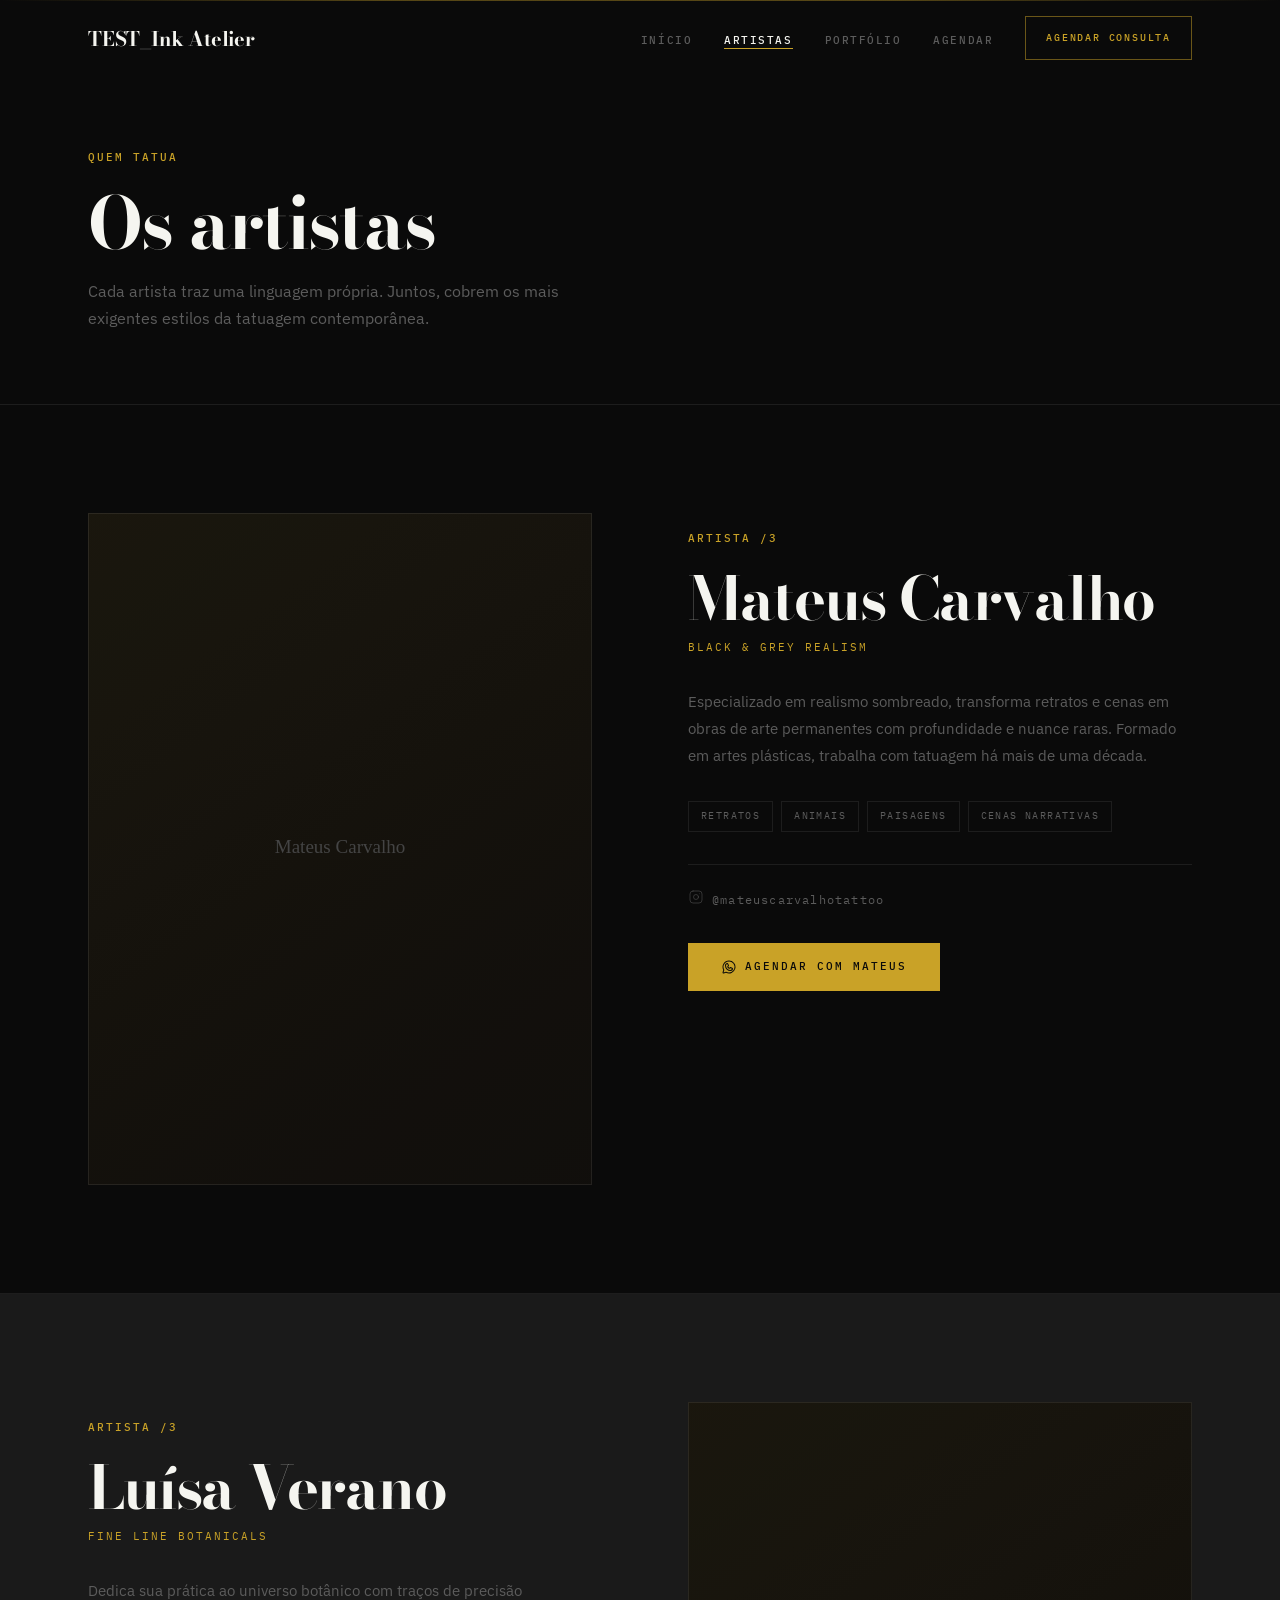
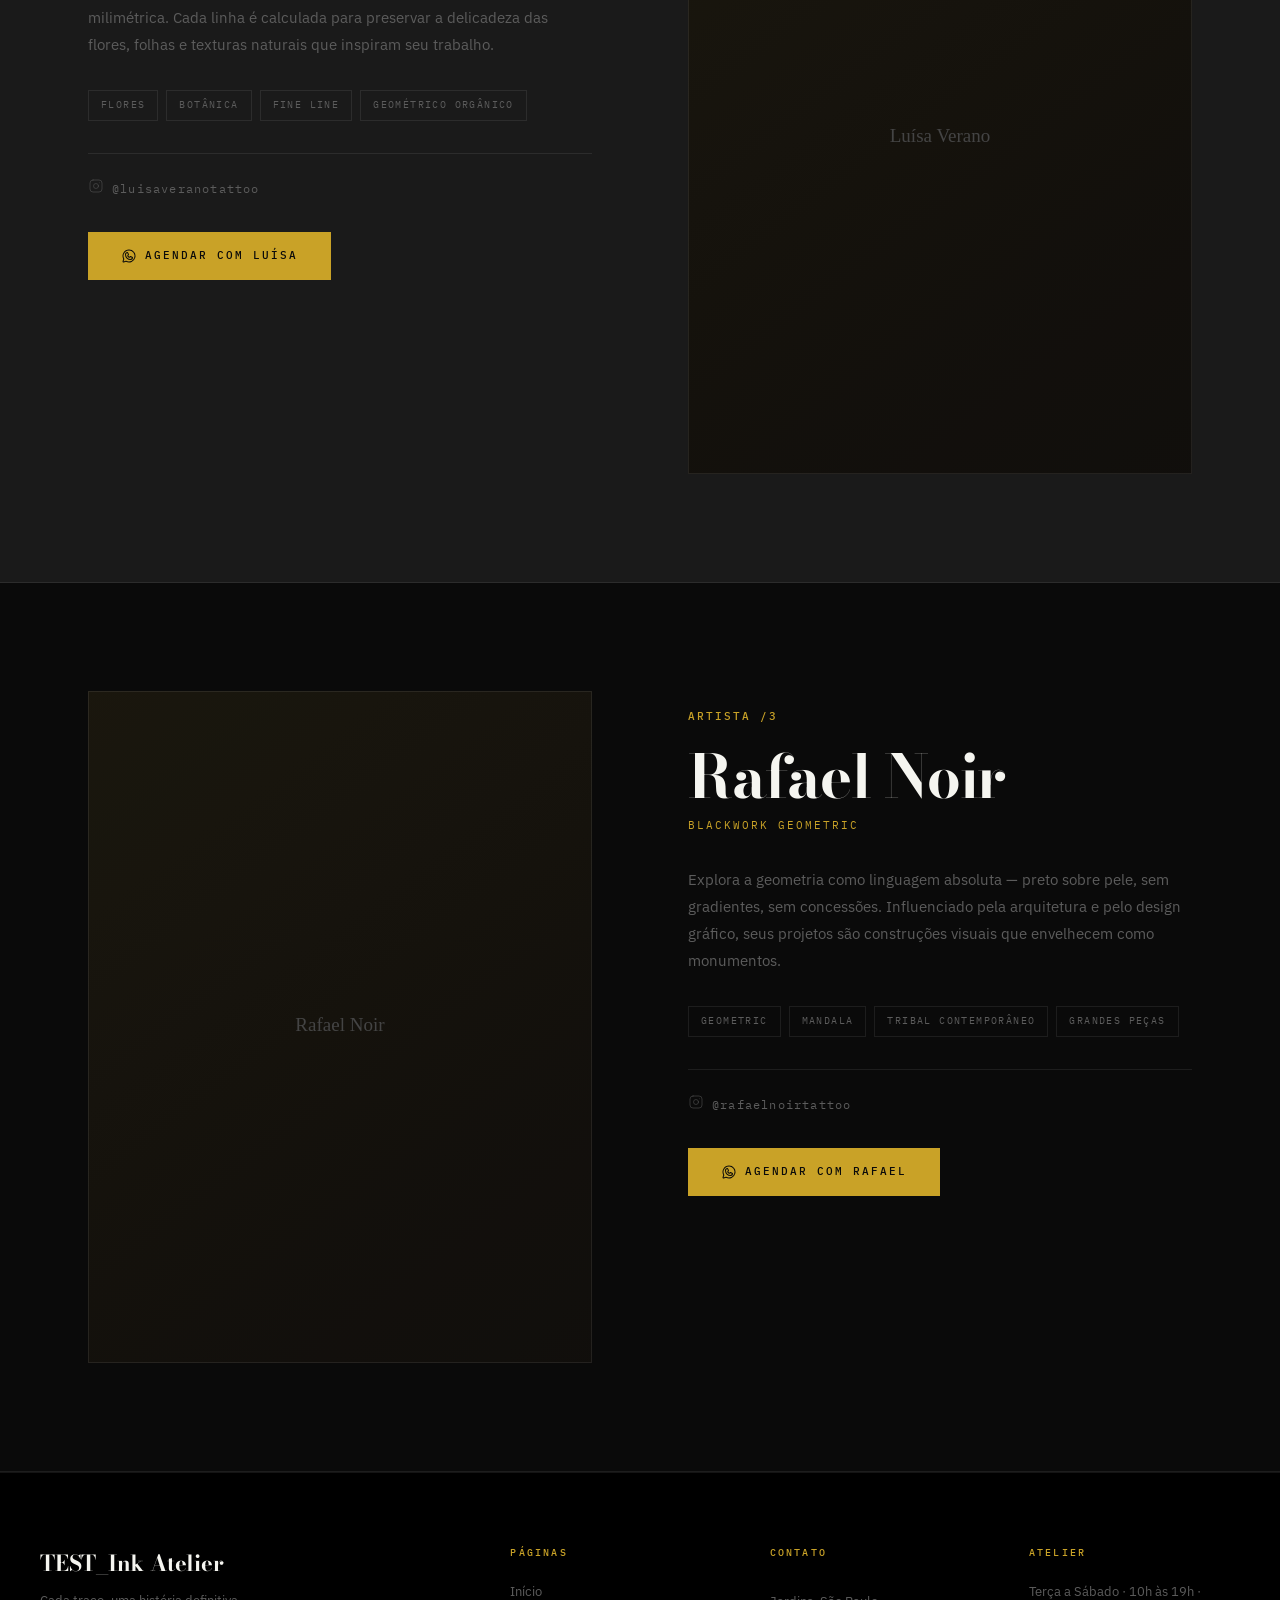
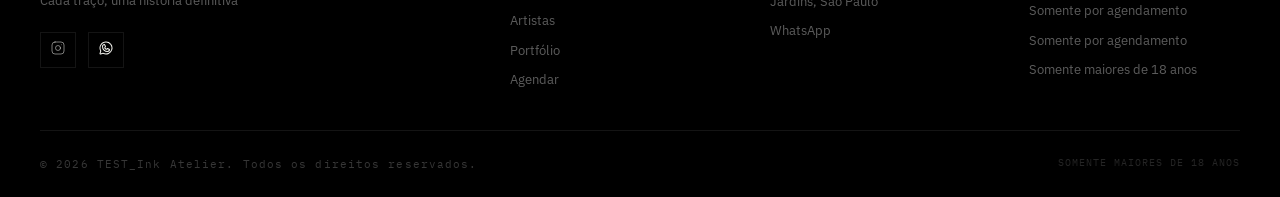
<file: artists.html>
<!DOCTYPE html>
<html lang="pt-BR">
<head>
  <meta charset="UTF-8">
  <meta name="viewport" content="width=device-width, initial-scale=1.0">
  <title>Artistas — TEST_Ink Atelier</title>
  <meta name="description" content="Conheça os artistas do TEST_Ink Atelier — Black &amp; Grey Realism, Fine Line Botanicals e Blackwork Geometric em São Paulo.">

  <meta property="og:type"        content="website">
  <meta property="og:title"       content="Artistas — TEST_Ink Atelier">
  <meta property="og:description" content="Conheça os artistas do TEST_Ink Atelier.">
  <meta property="og:image"       content="assets/og-placeholder.jpg">
  <meta property="og:url"         content="https://inkatelier.com.br/artists.html">
  <meta property="og:locale"      content="pt_BR">

  <link rel="icon" href="assets/favicon.png" type="image/png">
  <link rel="preconnect" href="https://fonts.googleapis.com">
  <link rel="preconnect" href="https://fonts.gstatic.com" crossorigin>
  <link href="https://fonts.googleapis.com/css2?family=Bodoni+Moda:ital,opsz,wght@0,6..96,700;0,6..96,900;1,6..96,700&family=IBM+Plex+Sans:wght@400;500&family=IBM+Plex+Mono:wght@500&display=swap" rel="stylesheet">
  <link rel="stylesheet" href="style.css">
<script>window.__imgFallback=function(img,label){img.onerror=null;img.alt=label||'';img.style.cssText='background:#e5e7eb;min-height:40px';img.src='data:image/svg+xml,%3Csvg xmlns%3D%22http%3A%2F%2Fwww.w3.org%2F2000%2Fsvg%22 viewBox%3D%220 0 1 1%22%3E%3C%2Fsvg%3E';};</script>
</head>
<body>

  <!-- ══════════════════════════════
       NAVBAR
  ══════════════════════════════ -->
  <nav class="navbar scrolled" id="top" aria-label="Navegação principal">
    <div class="container nav-inner">
      <a href="index.html" class="nav-logo" aria-label="TEST_Ink Atelier — página inicial">
        <span class="nav-logo-name">TEST_Ink Atelier</span>
      </a>
      <ul class="nav-links" role="list">
        <li><a href="index.html">Início</a></li>
        <li><a href="artists.html"   class="nav-active" aria-current="page">Artistas</a></li>
        <li><a href="portfolio.html">Portfólio</a></li>
        <li><a href="booking.html">Agendar</a></li>
      </ul>
      <a href="https://wa.me/?text=Ol%C3%A1%2C%20gostaria%20de%20agendar%20uma%20consulta%20no%20Ink%20Atelier."
         class="nav-cta"
         target="_blank" rel="noopener noreferrer"
         aria-label="Agendar consulta pelo WhatsApp">
        Agendar consulta
      </a>
      <button class="nav-toggle" aria-label="Abrir menu" aria-expanded="false">
        <span></span><span></span><span></span>
      </button>
    </div>
  </nav>

  <!-- ══════════════════════════════
       PAGE HEADER
  ══════════════════════════════ -->
  <header class="page-header" aria-labelledby="page-title">
    <div class="container">
      <span class="eyebrow fade-up">Quem tatua</span>
      <h1 class="page-header-title fade-up" id="page-title">Os artistas</h1>
      <p class="page-header-sub fade-up">
        Cada artista traz uma linguagem própria. Juntos, cobrem os mais
        exigentes estilos da tatuagem contemporânea.
      </p>
    </div>
  </header>

  <!-- ══════════════════════════════
       ARTISTAS — PERFIS COMPLETOS
  ══════════════════════════════ -->
  <section class="artist-section" id="artista-0"
           aria-labelledby="artista-0-heading">
    <div class="container artist-full-grid">
      <div class="artist-photo-wrap img-fallback fade-up">
        <img src="https://8ispuxmgjxgu2r5q.public.blob.vercel-storage.com/stock-photos/tatuaggi/ambiente/tatuaggi-ambiente-12.webp"
             alt="Mateus Carvalho — tatuador(a) de Black & Grey Realism no TEST_Ink Atelier"
             loading="lazy"
             width="600" height="800"
             onerror="window.__imgFallback(this, 'Mateus Carvalho')">
      </div>
      <div class="artist-info fade-up">
        <span class="eyebrow">Artista /3</span>
        <h2 class="artist-full-name" id="artista-0-heading">Mateus Carvalho</h2>
        <span class="artist-full-specialty">Black & Grey Realism</span>
        <p class="artist-full-bio">Especializado em realismo sombreado, transforma retratos e cenas em obras de arte permanentes com profundidade e nuance raras. Formado em artes plásticas, trabalha com tatuagem há mais de uma década.</p>
        <ul class="artist-tags" aria-label="Especialidades">
          <li class="artist-tag">Retratos</li>
          <li class="artist-tag">Animais</li>
          <li class="artist-tag">Paisagens</li>
          <li class="artist-tag">Cenas narrativas</li>
        </ul>
        <div class="artist-social">
          <a href="https://www.instagram.com/mateuscarvalhotattoo"
             class="artist-instagram"
             target="_blank" rel="noopener noreferrer"
             aria-label="Instagram de Mateus Carvalho">
            <span data-icon="InstagramLogo" aria-hidden="true"></span>
            @mateuscarvalhotattoo
          </a>
        </div>
        <a href="https://wa.me/?text=Ol%C3%A1%2C%20gostaria%20de%20agendar%20uma%20consulta%20no%20Ink%20Atelier."
           class="btn btn--primary"
           target="_blank" rel="noopener noreferrer"
           aria-label="Agendar com Mateus Carvalho pelo WhatsApp">
          <span class="btn-icon" data-icon="WhatsappLogo" aria-hidden="true"></span>
          Agendar com Mateus
        </a>
      </div>
    </div>
  </section>
  <section class="artist-section" id="artista-1"
           aria-labelledby="artista-1-heading">
    <div class="container artist-full-grid">
      <div class="artist-photo-wrap img-fallback fade-up">
        <img src="https://8ispuxmgjxgu2r5q.public.blob.vercel-storage.com/stock-photos/tatuaggi/detalhe/tatuaggi-detalhe-08.webp"
             alt="Luísa Verano — tatuador(a) de Fine Line Botanicals no TEST_Ink Atelier"
             loading="lazy"
             width="600" height="800"
             onerror="window.__imgFallback(this, 'Luísa Verano')">
      </div>
      <div class="artist-info fade-up">
        <span class="eyebrow">Artista /3</span>
        <h2 class="artist-full-name" id="artista-1-heading">Luísa Verano</h2>
        <span class="artist-full-specialty">Fine Line Botanicals</span>
        <p class="artist-full-bio">Dedica sua prática ao universo botânico com traços de precisão milimétrica. Cada linha é calculada para preservar a delicadeza das flores, folhas e texturas naturais que inspiram seu trabalho.</p>
        <ul class="artist-tags" aria-label="Especialidades">
          <li class="artist-tag">Flores</li>
          <li class="artist-tag">Botânica</li>
          <li class="artist-tag">Fine Line</li>
          <li class="artist-tag">Geométrico orgânico</li>
        </ul>
        <div class="artist-social">
          <a href="https://www.instagram.com/luisaveranotattoo"
             class="artist-instagram"
             target="_blank" rel="noopener noreferrer"
             aria-label="Instagram de Luísa Verano">
            <span data-icon="InstagramLogo" aria-hidden="true"></span>
            @luisaveranotattoo
          </a>
        </div>
        <a href="https://wa.me/?text=Ol%C3%A1%2C%20gostaria%20de%20agendar%20uma%20consulta%20no%20Ink%20Atelier."
           class="btn btn--primary"
           target="_blank" rel="noopener noreferrer"
           aria-label="Agendar com Luísa Verano pelo WhatsApp">
          <span class="btn-icon" data-icon="WhatsappLogo" aria-hidden="true"></span>
          Agendar com Luísa
        </a>
      </div>
    </div>
  </section>
  <section class="artist-section" id="artista-2"
           aria-labelledby="artista-2-heading">
    <div class="container artist-full-grid">
      <div class="artist-photo-wrap img-fallback fade-up">
        <img src="https://8ispuxmgjxgu2r5q.public.blob.vercel-storage.com/stock-photos/tatuaggi/equipe/tatuaggi-equipe-07.webp"
             alt="Rafael Noir — tatuador(a) de Blackwork Geometric no TEST_Ink Atelier"
             loading="lazy"
             width="600" height="800"
             onerror="window.__imgFallback(this, 'Rafael Noir')">
      </div>
      <div class="artist-info fade-up">
        <span class="eyebrow">Artista /3</span>
        <h2 class="artist-full-name" id="artista-2-heading">Rafael Noir</h2>
        <span class="artist-full-specialty">Blackwork Geometric</span>
        <p class="artist-full-bio">Explora a geometria como linguagem absoluta — preto sobre pele, sem gradientes, sem concessões. Influenciado pela arquitetura e pelo design gráfico, seus projetos são construções visuais que envelhecem como monumentos.</p>
        <ul class="artist-tags" aria-label="Especialidades">
          <li class="artist-tag">Geometric</li>
          <li class="artist-tag">Mandala</li>
          <li class="artist-tag">Tribal contemporâneo</li>
          <li class="artist-tag">Grandes peças</li>
        </ul>
        <div class="artist-social">
          <a href="https://www.instagram.com/rafaelnoirtattoo"
             class="artist-instagram"
             target="_blank" rel="noopener noreferrer"
             aria-label="Instagram de Rafael Noir">
            <span data-icon="InstagramLogo" aria-hidden="true"></span>
            @rafaelnoirtattoo
          </a>
        </div>
        <a href="https://wa.me/?text=Ol%C3%A1%2C%20gostaria%20de%20agendar%20uma%20consulta%20no%20Ink%20Atelier."
           class="btn btn--primary"
           target="_blank" rel="noopener noreferrer"
           aria-label="Agendar com Rafael Noir pelo WhatsApp">
          <span class="btn-icon" data-icon="WhatsappLogo" aria-hidden="true"></span>
          Agendar com Rafael
        </a>
      </div>
    </div>
  </section>

  <!-- ══════════════════════════════
       FOOTER
  ══════════════════════════════ -->
  <footer class="footer" aria-label="Rodapé do site">
    <div class="container footer-grid">

      <div class="footer-col footer-col--brand">
        <p class="footer-logo">TEST_Ink Atelier</p>
        <p class="footer-tagline">Cada traço, uma história definitiva</p>
        <div class="footer-social">
          <a href="https://www.instagram.com/inkatelierspbr"
             target="_blank" rel="noopener noreferrer"
             aria-label="Instagram — @inkatelierspbr">
            <span data-icon="InstagramLogo" aria-hidden="true"></span>
          </a>
          <a href="https://wa.me/"
             target="_blank" rel="noopener noreferrer"
             aria-label="WhatsApp">
            <span data-icon="WhatsappLogo" aria-hidden="true"></span>
          </a>
        </div>
      </div>

      <div class="footer-col">
        <p class="footer-col-title">Páginas</p>
        <ul class="footer-list" role="list">
          <li><a href="index.html"     class="footer-link">Início</a></li>
          <li><a href="artists.html"   class="footer-link">Artistas</a></li>
          <li><a href="portfolio.html" class="footer-link">Portfólio</a></li>
          <li><a href="booking.html"   class="footer-link">Agendar</a></li>
        </ul>
      </div>

      <div class="footer-col">
        <p class="footer-col-title">Contato</p>
        <ul class="footer-list" role="list">
          <li></li>
          <li>Jardins, São Paulo</li>
          <li>
            <a href="https://wa.me/" class="footer-link"
               target="_blank" rel="noopener noreferrer">WhatsApp</a>
          </li>
        </ul>
      </div>

      <div class="footer-col">
        <p class="footer-col-title">Atelier</p>
        <ul class="footer-list" role="list">
          <li>Terça a Sábado · 10h às 19h · Somente por agendamento</li>
          <li>Somente por agendamento</li>
          <li>Somente maiores de 18 anos</li>
        </ul>
      </div>

    </div>
    <div class="container footer-bottom">
      <span class="footer-copy">
        &copy; <span data-year>2026</span> TEST_Ink Atelier. Todos os direitos reservados.
      </span>
      <span class="footer-note">Somente maiores de 18 anos</span>
    </div>
  </footer>

  <script src="script.js"></script>
</body>
</html>
</file>
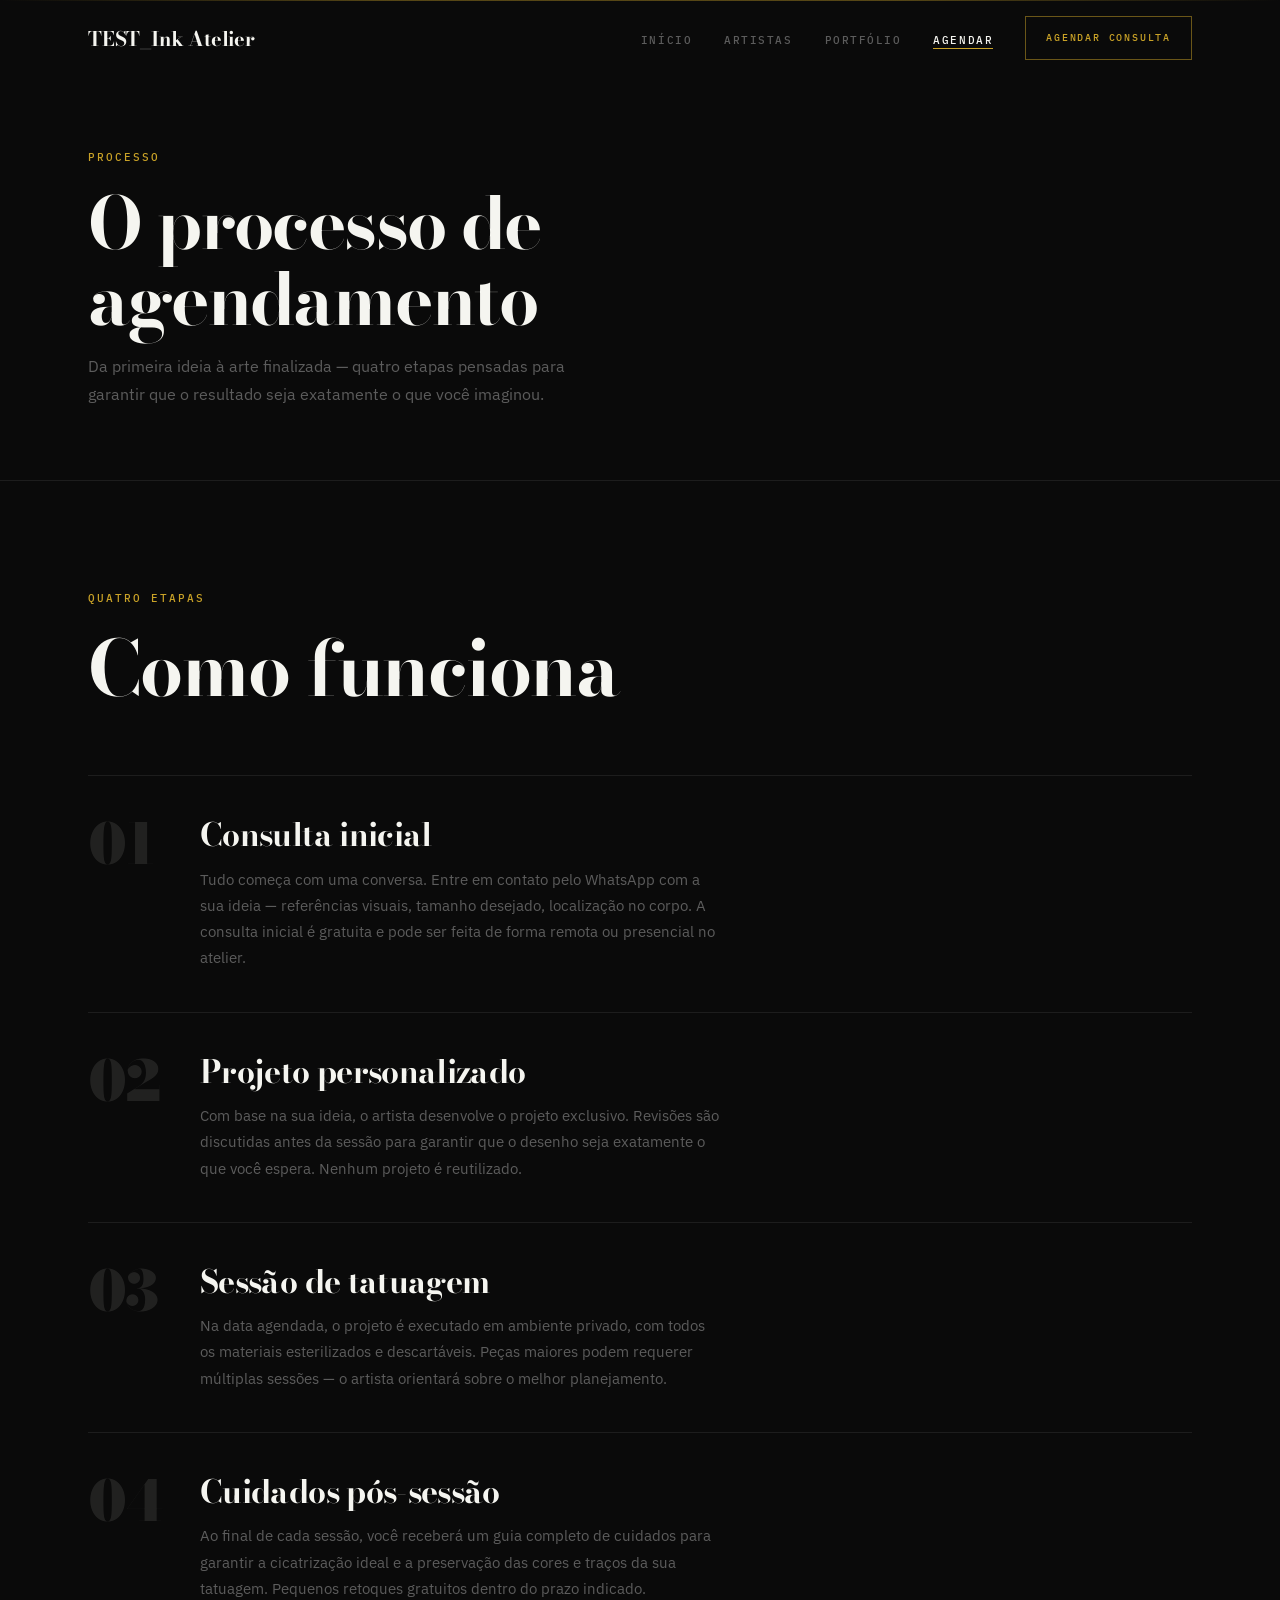
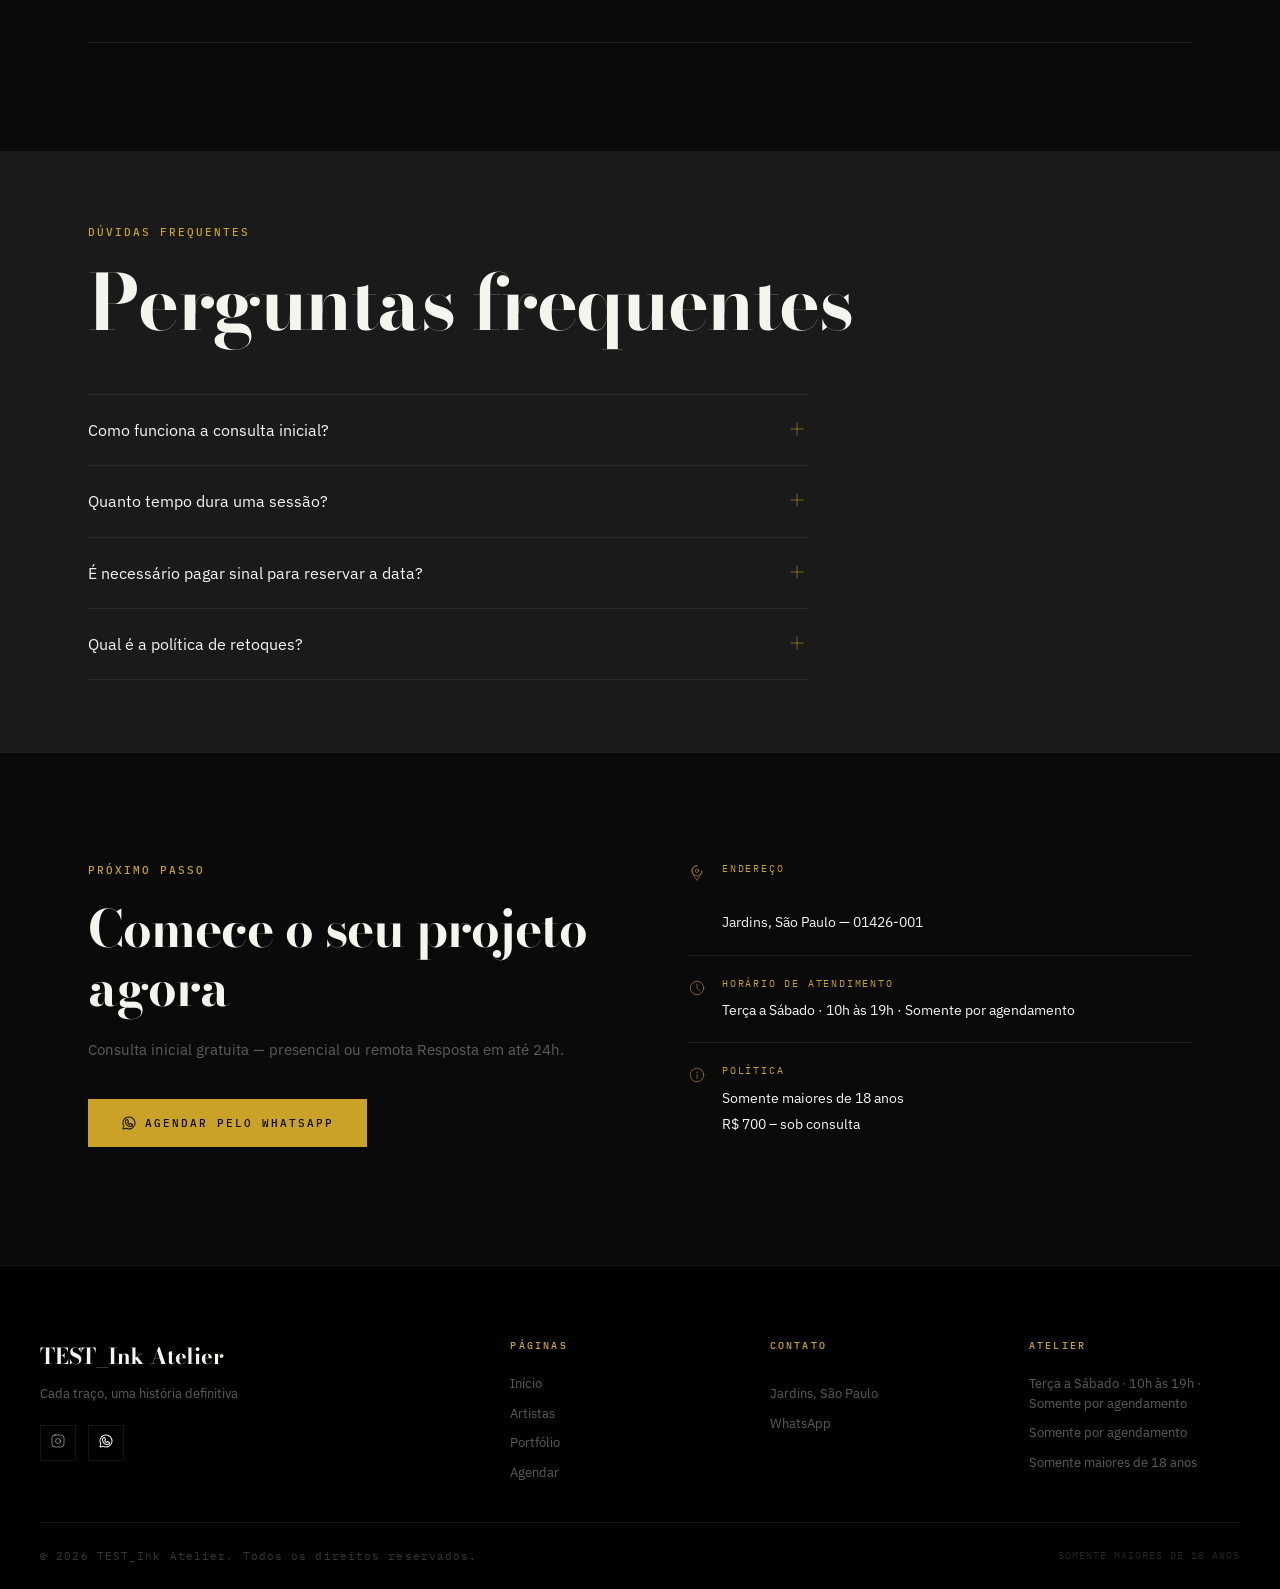
<file: booking.html>
<!DOCTYPE html>
<html lang="pt-BR">
<head>
  <meta charset="UTF-8">
  <meta name="viewport" content="width=device-width, initial-scale=1.0">
  <title>Agendar — TEST_Ink Atelier</title>
  <meta name="description" content="Como agendar sua tatuagem no TEST_Ink Atelier. Consulta gratuita, projeto personalizado, sessão e cuidados. São Paulo, por agendamento.">

  <meta property="og:type"        content="website">
  <meta property="og:title"       content="Agendar — TEST_Ink Atelier">
  <meta property="og:description" content="Como funciona o processo de agendamento no TEST_Ink Atelier.">
  <meta property="og:image"       content="assets/og-placeholder.jpg">
  <meta property="og:url"         content="https://inkatelier.com.br/booking.html">
  <meta property="og:locale"      content="pt_BR">

  <link rel="icon" href="assets/favicon.png" type="image/png">
  <link rel="preconnect" href="https://fonts.googleapis.com">
  <link rel="preconnect" href="https://fonts.gstatic.com" crossorigin>
  <link href="https://fonts.googleapis.com/css2?family=Bodoni+Moda:ital,opsz,wght@0,6..96,700;0,6..96,900;1,6..96,700&family=IBM+Plex+Sans:wght@400;500&family=IBM+Plex+Mono:wght@500&display=swap" rel="stylesheet">
  <link rel="stylesheet" href="style.css">
<script>window.__imgFallback=function(img,label){img.onerror=null;img.alt=label||'';img.style.cssText='background:#e5e7eb;min-height:40px';img.src='data:image/svg+xml,%3Csvg xmlns%3D%22http%3A%2F%2Fwww.w3.org%2F2000%2Fsvg%22 viewBox%3D%220 0 1 1%22%3E%3C%2Fsvg%3E';};</script>
</head>
<body>

  <!-- ══════════════════════════════
       NAVBAR
  ══════════════════════════════ -->
  <nav class="navbar scrolled" id="top" aria-label="Navegação principal">
    <div class="container nav-inner">
      <a href="index.html" class="nav-logo" aria-label="TEST_Ink Atelier — página inicial">
        <span class="nav-logo-name">TEST_Ink Atelier</span>
      </a>
      <ul class="nav-links" role="list">
        <li><a href="index.html">Início</a></li>
        <li><a href="artists.html">Artistas</a></li>
        <li><a href="portfolio.html">Portfólio</a></li>
        <li><a href="booking.html" class="nav-active" aria-current="page">Agendar</a></li>
      </ul>
      <a href="https://wa.me/?text=Ol%C3%A1%2C%20gostaria%20de%20agendar%20uma%20consulta%20no%20Ink%20Atelier."
         class="nav-cta"
         target="_blank" rel="noopener noreferrer"
         aria-label="Agendar consulta pelo WhatsApp">
        Agendar consulta
      </a>
      <button class="nav-toggle" aria-label="Abrir menu" aria-expanded="false">
        <span></span><span></span><span></span>
      </button>
    </div>
  </nav>

  <!-- ══════════════════════════════
       PAGE HEADER
  ══════════════════════════════ -->
  <header class="page-header" aria-labelledby="page-title">
    <div class="container">
      <span class="eyebrow fade-up">Processo</span>
      <h1 class="page-header-title fade-up" id="page-title">O processo de agendamento</h1>
      <p class="page-header-sub fade-up">
        Da primeira ideia à arte finalizada — quatro etapas pensadas para
        garantir que o resultado seja exatamente o que você imaginou.
      </p>
    </div>
  </header>

  <!-- ══════════════════════════════
       4 STEPS — PROCESSO
  ══════════════════════════════ -->
  <section class="booking-steps" id="processo" aria-labelledby="steps-heading">
    <div class="container">
      <div class="booking-steps-header fade-up">
        <span class="eyebrow">Quatro etapas</span>
        <h2 class="section-heading" id="steps-heading">Como funciona</h2>
      </div>
      <div class="steps-list" role="list">
        <div class="step-item stagger-card" role="listitem">
          <span class="step-num" aria-hidden="true">01</span>
          <div class="step-content">
            <h3 class="step-title">Consulta inicial</h3>
            <p class="step-desc">
              Tudo começa com uma conversa. Entre em contato pelo WhatsApp com a sua ideia —
              referências visuais, tamanho desejado, localização no corpo. A consulta inicial
              é gratuita e pode ser feita de forma remota ou presencial no atelier.
            </p>
          </div>
        </div>
        <div class="step-item stagger-card" role="listitem">
          <span class="step-num" aria-hidden="true">02</span>
          <div class="step-content">
            <h3 class="step-title">Projeto personalizado</h3>
            <p class="step-desc">
              Com base na sua ideia, o artista desenvolve o projeto exclusivo. Revisões são
              discutidas antes da sessão para garantir que o desenho seja exatamente o que
              você espera. Nenhum projeto é reutilizado.
            </p>
          </div>
        </div>
        <div class="step-item stagger-card" role="listitem">
          <span class="step-num" aria-hidden="true">03</span>
          <div class="step-content">
            <h3 class="step-title">Sessão de tatuagem</h3>
            <p class="step-desc">
              Na data agendada, o projeto é executado em ambiente privado, com todos os
              materiais esterilizados e descartáveis. Peças maiores podem requerer múltiplas
              sessões — o artista orientará sobre o melhor planejamento.
            </p>
          </div>
        </div>
        <div class="step-item stagger-card" role="listitem">
          <span class="step-num" aria-hidden="true">04</span>
          <div class="step-content">
            <h3 class="step-title">Cuidados pós-sessão</h3>
            <p class="step-desc">
              Ao final de cada sessão, você receberá um guia completo de cuidados para
              garantir a cicatrização ideal e a preservação das cores e traços da sua
              tatuagem. Pequenos retoques gratuitos dentro do prazo indicado.
            </p>
          </div>
        </div>
      </div>
    </div>
  </section>

  <!-- ══════════════════════════════
       FAQ — ACCORDION
  ══════════════════════════════ -->
  <section class="faq" id="faq" aria-labelledby="faq-heading">
    <div class="container">
      <div class="faq-header fade-up">
        <span class="eyebrow">Dúvidas frequentes</span>
        <h2 class="section-heading" id="faq-heading">Perguntas frequentes</h2>
      </div>
      <div class="faq-list" role="list">

        <div class="faq-item" role="listitem">
          <button class="faq-question"
                  aria-expanded="false"
                  aria-controls="faq-answer-0">
            Como funciona a consulta inicial?
            <span class="faq-question-icon" data-icon="Plus" aria-hidden="true"></span>
          </button>
          <div class="faq-answer" id="faq-answer-0" role="region">
            <div class="faq-answer-inner">A consulta inicial é gratuita e pode ser feita de forma remota pelo WhatsApp ou presencialmente no atelier. Nela, discutimos a ideia, o tamanho, a localização no corpo e o estilo. Com essas informações, o artista desenvolve o projeto exclusivo para você.</div>
          </div>
        </div>
        <div class="faq-item" role="listitem">
          <button class="faq-question"
                  aria-expanded="false"
                  aria-controls="faq-answer-1">
            Quanto tempo dura uma sessão?
            <span class="faq-question-icon" data-icon="Plus" aria-hidden="true"></span>
          </button>
          <div class="faq-answer" id="faq-answer-1" role="region">
            <div class="faq-answer-inner">O tempo varia conforme o tamanho e a complexidade da peça. Sessões menores costumam durar entre 2 e 4 horas. Para peças maiores, dividimos em múltiplas sessões para garantir qualidade e conforto. O artista informará o planejamento durante a consulta.</div>
          </div>
        </div>
        <div class="faq-item" role="listitem">
          <button class="faq-question"
                  aria-expanded="false"
                  aria-controls="faq-answer-2">
            É necessário pagar sinal para reservar a data?
            <span class="faq-question-icon" data-icon="Plus" aria-hidden="true"></span>
          </button>
          <div class="faq-answer" id="faq-answer-2" role="region">
            <div class="faq-answer-inner">Sim. Após a aprovação do projeto, solicitamos um sinal de 30% do valor total para confirmar a data na agenda. O valor é descontado no pagamento final da sessão. Em caso de cancelamento com menos de 72 horas de antecedência, o sinal não é reembolsado.</div>
          </div>
        </div>
        <div class="faq-item" role="listitem">
          <button class="faq-question"
                  aria-expanded="false"
                  aria-controls="faq-answer-3">
            Qual é a política de retoques?
            <span class="faq-question-icon" data-icon="Plus" aria-hidden="true"></span>
          </button>
          <div class="faq-answer" id="faq-answer-3" role="region">
            <div class="faq-answer-inner">Oferecemos um retoque gratuito dentro de 90 dias após a sessão, válido para pequenas correções decorrentes do processo de cicatrização. Retoques solicitados após esse prazo ou causados por descuido do cliente são cobrados separadamente.</div>
          </div>
        </div>

      </div>
    </div>
  </section>

  <!-- ══════════════════════════════
       CTA WHATSAPP + ORARI — STATICO
  ══════════════════════════════ -->
  <section class="cta-booking" id="cta" aria-labelledby="cta-heading">
    <div class="container cta-booking-grid">
      <div>
        <span class="eyebrow">Próximo passo</span>
        <h2 class="cta-booking-headline" id="cta-heading">
          Comece o seu projeto agora
        </h2>
        <p class="cta-booking-body">
          Consulta inicial gratuita — presencial ou remota Resposta em até 24h.
        </p>
        <a href="https://wa.me/?text=Ol%C3%A1%2C%20gostaria%20de%20agendar%20uma%20consulta%20no%20Ink%20Atelier."
           class="btn btn--primary"
           target="_blank" rel="noopener noreferrer"
           aria-label="Agendar consulta pelo WhatsApp">
          <span class="btn-icon" data-icon="WhatsappLogo" aria-hidden="true"></span>
          Agendar pelo WhatsApp
        </a>
      </div>
      <address class="booking-info-list">
        <div class="booking-info-item">
          <span class="booking-info-icon" data-icon="MapPin" aria-hidden="true"></span>
          <div>
            <span class="booking-info-label">Endereço</span>
            <span class="booking-info-value"><br>Jardins, São Paulo — 01426-001</span>
          </div>
        </div>
        <div class="booking-info-item">
          <span class="booking-info-icon" data-icon="Clock" aria-hidden="true"></span>
          <div>
            <span class="booking-info-label">Horário de atendimento</span>
            <span class="booking-info-value">Terça a Sábado · 10h às 19h · Somente por agendamento</span>
          </div>
        </div>
        <div class="booking-info-item" style="border-bottom:none">
          <span class="booking-info-icon" data-icon="Info" aria-hidden="true"></span>
          <div>
            <span class="booking-info-label">Política</span>
            <span class="booking-info-value">Somente maiores de 18 anos<br>R$ 700 – sob consulta</span>
          </div>
        </div>
      </address>
    </div>
  </section>

  <!-- ══════════════════════════════
       FOOTER — STATICO
  ══════════════════════════════ -->
  <footer class="footer" aria-label="Rodapé do site">
    <div class="container footer-grid">

      <div class="footer-col footer-col--brand">
        <p class="footer-logo">TEST_Ink Atelier</p>
        <p class="footer-tagline">Cada traço, uma história definitiva</p>
        <div class="footer-social">
          <a href="https://www.instagram.com/inkatelierspbr"
             target="_blank" rel="noopener noreferrer"
             aria-label="Instagram — @inkatelierspbr">
            <span data-icon="InstagramLogo" aria-hidden="true"></span>
          </a>
          <a href="https://wa.me/"
             target="_blank" rel="noopener noreferrer"
             aria-label="WhatsApp">
            <span data-icon="WhatsappLogo" aria-hidden="true"></span>
          </a>
        </div>
      </div>

      <div class="footer-col">
        <p class="footer-col-title">Páginas</p>
        <ul class="footer-list" role="list">
          <li><a href="index.html"     class="footer-link">Início</a></li>
          <li><a href="artists.html"   class="footer-link">Artistas</a></li>
          <li><a href="portfolio.html" class="footer-link">Portfólio</a></li>
          <li><a href="booking.html"   class="footer-link">Agendar</a></li>
        </ul>
      </div>

      <div class="footer-col">
        <p class="footer-col-title">Contato</p>
        <ul class="footer-list" role="list">
          <li></li>
          <li>Jardins, São Paulo</li>
          <li>
            <a href="https://wa.me/" class="footer-link"
               target="_blank" rel="noopener noreferrer">WhatsApp</a>
          </li>
        </ul>
      </div>

      <div class="footer-col">
        <p class="footer-col-title">Atelier</p>
        <ul class="footer-list" role="list">
          <li>Terça a Sábado · 10h às 19h · Somente por agendamento</li>
          <li>Somente por agendamento</li>
          <li>Somente maiores de 18 anos</li>
        </ul>
      </div>

    </div>
    <div class="container footer-bottom">
      <span class="footer-copy">
        &copy; <span data-year>2026</span> TEST_Ink Atelier. Todos os direitos reservados.
      </span>
      <span class="footer-note">Somente maiores de 18 anos</span>
    </div>
  </footer>

  <script src="script.js"></script>
</body>
</html>
</file>
<file: style.css>
/* ═══════════════════════════════════════════════════════════════
   template-tattoo-002 — Ink Atelier — style.css
   creative-bold-dark scroll · multi-page · pt-BR
   Design: Bodoni Moda 700/900 + IBM Plex Sans 400/500 + IBM Plex Mono 500
   Oro vintage #C9A227 / Cuoio #6B4423 / Nero #0A0A0A
   ═══════════════════════════════════════════════════════════════ */

/* ── @property (type-safe color fallback) ───────────────────── */
@property --color-primary  { syntax: '<color>'; inherits: true; initial-value: #C9A227; }
@property --color-accent   { syntax: '<color>'; inherits: true; initial-value: #6B4423; }
@property --color-ink      { syntax: '<color>'; inherits: true; initial-value: #F5F5F0; }
@property --color-bg       { syntax: '<color>'; inherits: true; initial-value: #0A0A0A; }
@property --color-surface  { syntax: '<color>'; inherits: true; initial-value: #1A1A1A; }
@property --color-muted    { syntax: '<color>'; inherits: true; initial-value: #5C5C5C; }
@property --color-footer   { syntax: '<color>'; inherits: true; initial-value: #000000; }

/* ── :root — hex defaults (rendering senza pipeline) ───────── */
:root {
  --color-primary:  #C9A227;
  --color-accent:   #6B4423;
  --color-ink:      #F5F5F0;
  --color-bg:       #0A0A0A;
  --color-surface:  #1A1A1A;
  --color-muted:    #5C5C5C;
  --color-footer:   #000000;
  --scroll-bg:      #000000;
  --border:         rgba(255,255,255,0.08);
}
/* ── :root — pipeline placeholders (sovrascrivono se validi) ── */
:root {
  --color-primary:  #C9A227;
  --color-accent:   #6B4423;
  --color-ink:      #F5F5F0;
  --color-bg:       #0A0A0A;
  --color-surface:  #1A1A1A;
  --color-muted:    #5C5C5C;
  --color-footer:   #000000;

  /* Animation tokens */
  --anim-duration:   0.85s;
  --anim-easing:     cubic-bezier(.4, 0, .2, 1);
  --anim-translateY: 44px;
  --anim-stagger:    160ms;

  /* Section spacing */
  --section-py-tight: clamp(40px, 5vh, 64px);
  --section-py-base:  clamp(64px, 8vh, 112px);
  --section-py-large: clamp(80px, 12vh, 144px);

  /* Typography */
  --font-display: 'Bodoni Moda', 'Didot', 'Times New Roman', serif;
  --font-body:    'IBM Plex Sans', system-ui, sans-serif;
  --font-mono:    'IBM Plex Mono', 'Courier New', monospace;

  /* Container */
  --container-max: 1200px;
  --container-px:  clamp(20px, 5vw, 48px);

  /* Navbar */
  --navbar-h: 76px;
}

/* ── Reset ──────────────────────────────────────────────────── */
*, *::before, *::after { box-sizing: border-box; margin: 0; padding: 0; }
html { scroll-behavior: smooth; -webkit-text-size-adjust: 100%; }
body {
  font-family: var(--font-body);
  font-size: 16px;
  font-weight: 400;
  line-height: 1.65;
  color: var(--color-ink);
  background: var(--color-bg);
  -webkit-font-smoothing: antialiased;
}
img, video { max-width: 100%; display: block; }
a { color: inherit; text-decoration: none; }
ul { list-style: none; }
address { font-style: normal; }

/* ── Container ──────────────────────────────────────────────── */
.container {
  max-width: var(--container-max);
  margin: 0 auto;
  padding: 0 var(--container-px);
}

/* ── Utilities ───────────────────────────────────────────────── */
.eyebrow {
  font-family: var(--font-mono);
  font-size: 11px;
  font-weight: 500;
  letter-spacing: 0.18em;
  text-transform: uppercase;
  color: var(--color-primary);
  margin-bottom: 20px;
  display: block;
}
.section-heading {
  font-family: var(--font-display);
  font-size: clamp(40px, 6vw, 80px);
  font-weight: 700;
  line-height: 1.1;
  color: var(--color-ink);
  margin-bottom: 24px;
  letter-spacing: -0.02em;
}
.section-body {
  font-size: 16px;
  font-weight: 400;
  line-height: 1.75;
  color: var(--color-muted);
  max-width: 520px;
}
.label-mono {
  font-family: var(--font-mono);
  font-size: 11px;
  font-weight: 500;
  letter-spacing: 0.18em;
  text-transform: uppercase;
  color: var(--color-muted);
}

/* ── Buttons ────────────────────────────────────────────────── */
.btn {
  display: inline-flex;
  align-items: center;
  gap: 8px;
  padding: 14px 32px;
  border-radius: 0;
  font-family: var(--font-mono);
  font-size: 11px;
  font-weight: 500;
  line-height: 1;
  letter-spacing: 0.18em;
  text-transform: uppercase;
  cursor: pointer;
  transition: color 0.3s ease, border-color 0.3s ease;
  white-space: nowrap;
  min-height: 48px;
}
.btn:focus-visible { outline: 2px solid var(--color-primary); outline-offset: 4px; }
.btn:active { opacity: 0.88; }

/* Primary — Fill Slide */
.btn--primary {
  position: relative;
  overflow: hidden;
  background: var(--color-primary);
  color: var(--color-bg);
  border: 1px solid var(--color-primary);
  z-index: 0;
}
.btn--primary::before {
  content: '';
  position: absolute;
  inset: 0;
  background: color-mix(in srgb, var(--color-primary) 80%, #000);
  transform: scaleX(0);
  transform-origin: left center;
  transition: transform 0.5s cubic-bezier(.4, 0, .2, 1);
  z-index: -1;
}
.btn--primary:hover::before { transform: scaleX(1); }

/* Ghost outline */
.btn--ghost {
  background: transparent;
  color: var(--color-ink);
  border: 1px solid var(--border);
}
.btn--ghost:hover {
  border-color: color-mix(in srgb, var(--color-ink) 40%, transparent);
  color: var(--color-ink);
}

/* Ghost gold */
.btn--ghost-gold {
  background: transparent;
  color: var(--color-primary);
  border: 1px solid color-mix(in srgb, var(--color-primary) 35%, transparent);
}
.btn--ghost-gold:hover {
  border-color: var(--color-primary);
  background: color-mix(in srgb, var(--color-primary) 8%, transparent);
}

/* Underline Morph link */
.link-morph {
  font-family: var(--font-mono);
  font-size: 11px;
  font-weight: 500;
  letter-spacing: 0.18em;
  text-transform: uppercase;
  color: var(--color-ink);
  position: relative;
  display: inline-flex;
  align-items: center;
  gap: 6px;
  padding-bottom: 2px;
}
.link-morph::after {
  content: '';
  position: absolute;
  bottom: 0; left: 0;
  width: 100%; height: 1px;
  background: var(--color-primary);
  transform: scaleX(0);
  transform-origin: right;
  transition: transform 0.32s cubic-bezier(.4, 0, .2, 1);
}
.link-morph:hover { color: var(--color-primary); }
.link-morph:hover::after {
  transform: scaleX(1);
  transform-origin: left;
}
.link-morph svg { width: 12px; height: 12px; flex-shrink: 0; }

.btn-icon {
  display: flex;
  align-items: center;
  flex-shrink: 0;
}
.btn-icon svg { width: 16px; height: 16px; }

/* ── Image fallback ─────────────────────────────────────────── */
.img-fallback {
  position: relative;
  overflow: hidden;
  background: linear-gradient(135deg,
    color-mix(in srgb, var(--color-primary) 8%, var(--color-surface)),
    var(--color-surface));
}

/* ── Animations — Fade Up ───────────────────────────────────── */
.fade-up {
  opacity: 0;
  transform: translateY(var(--anim-translateY));
  transition: opacity var(--anim-duration) var(--anim-easing),
              transform var(--anim-duration) var(--anim-easing);
}
.fade-up.visible { opacity: 1; transform: translateY(0); }
.fade-up--1 { transition-delay: calc(var(--anim-stagger) * 0); }
.fade-up--2 { transition-delay: calc(var(--anim-stagger) * 1); }
.fade-up--3 { transition-delay: calc(var(--anim-stagger) * 2); }
.fade-up--4 { transition-delay: calc(var(--anim-stagger) * 3); }
.fade-up--5 { transition-delay: calc(var(--anim-stagger) * 4); }

/* ── Stagger Cards ──────────────────────────────────────────── */
.stagger-card {
  opacity: 0;
  transform: translateY(var(--anim-translateY));
  transition: opacity var(--anim-duration) var(--anim-easing),
              transform var(--anim-duration) var(--anim-easing);
}
.stagger-card.visible { opacity: 1; transform: translateY(0); }
.stagger-card:nth-child(1) { transition-delay: calc(var(--anim-stagger) * 0); }
.stagger-card:nth-child(2) { transition-delay: calc(var(--anim-stagger) * 1); }
.stagger-card:nth-child(3) { transition-delay: calc(var(--anim-stagger) * 2); }
.stagger-card:nth-child(4) { transition-delay: calc(var(--anim-stagger) * 3); }
.stagger-card:nth-child(5) { transition-delay: calc(var(--anim-stagger) * 4); }
.stagger-card:nth-child(6) { transition-delay: calc(var(--anim-stagger) * 5); }

/* ── NAVBAR ─────────────────────────────────────────────────── */
.navbar {
  position: fixed;
  top: 0; left: 0; right: 0;
  z-index: 100;
  background: transparent;
  transition: background 0.4s ease, box-shadow 0.4s ease;
}
.navbar.scrolled {
  background: rgba(10, 10, 10, 0.93);
  backdrop-filter: blur(14px);
  -webkit-backdrop-filter: blur(14px);
  box-shadow: 0 1px 0 var(--border);
}
.nav-inner {
  display: flex;
  align-items: center;
  gap: 32px;
  height: var(--navbar-h);
}
.nav-logo { flex-shrink: 0; }
.nav-logo-name {
  font-family: var(--font-display);
  font-size: 20px;
  font-weight: 700;
  letter-spacing: -0.01em;
  color: var(--color-ink);
}
.nav-logo-name span {
  color: var(--color-primary);
}
.nav-links {
  display: flex;
  align-items: center;
  gap: 32px;
  margin-left: auto;
}
.nav-links a {
  font-family: var(--font-mono);
  font-size: 11px;
  font-weight: 500;
  letter-spacing: 0.14em;
  text-transform: uppercase;
  color: var(--color-muted);
  transition: color 0.25s ease;
  position: relative;
  padding-bottom: 2px;
}
.nav-links a::after {
  content: '';
  position: absolute;
  bottom: 0; left: 0;
  width: 100%; height: 1px;
  background: var(--color-primary);
  transform: scaleX(0);
  transform-origin: right;
  transition: transform 0.3s cubic-bezier(.4,0,.2,1);
}
.nav-links a:hover { color: var(--color-ink); }
.nav-links a:hover::after,
.nav-links a.nav-active::after {
  transform: scaleX(1);
  transform-origin: left;
}
.nav-links a.nav-active { color: var(--color-ink); }
.nav-cta {
  display: inline-flex;
  align-items: center;
  padding: 9px 20px;
  font-family: var(--font-mono);
  font-size: 10px;
  font-weight: 500;
  letter-spacing: 0.18em;
  text-transform: uppercase;
  border: 1px solid color-mix(in srgb, var(--color-primary) 50%, transparent);
  color: var(--color-primary);
  flex-shrink: 0;
  white-space: nowrap;
  transition: background 0.3s ease, border-color 0.3s ease, color 0.3s ease;
  min-height: 44px;
}
.nav-cta:hover {
  background: var(--color-primary);
  color: var(--color-bg);
  border-color: var(--color-primary);
}

/* Mobile toggle */
.nav-toggle {
  display: none;
  flex-direction: column;
  gap: 5px;
  background: none;
  border: none;
  cursor: pointer;
  padding: 6px;
  margin-left: auto;
}
.nav-toggle span {
  display: block;
  width: 22px;
  height: 1px;
  background: var(--color-ink);
  border-radius: 0;
  transition: transform 0.3s ease, opacity 0.3s ease;
}
body.nav-mobile-open .nav-toggle span:nth-child(1) { transform: translateY(6px) rotate(45deg); }
body.nav-mobile-open .nav-toggle span:nth-child(2) { opacity: 0; }
body.nav-mobile-open .nav-toggle span:nth-child(3) { transform: translateY(-6px) rotate(-45deg); }

/* ── HERO ────────────────────────────────────────────────────── */
.hero {
  position: relative;
  min-height: 100vh;
  display: flex;
  align-items: center;
  overflow: hidden;
  background: var(--color-bg);
}
.hero-bg {
  position: absolute;
  inset: 0;
  z-index: 0;
}
.hero-bg img {
  width: 100%;
  height: 100%;
  object-fit: cover;
  opacity: 0.35;
}
.hero-overlay {
  position: absolute;
  inset: 0;
  background: linear-gradient(
    100deg,
    rgba(10,10,10,0.85) 0%,
    rgba(10,10,10,0.45) 60%,
    rgba(10,10,10,0.7) 100%
  );
  z-index: 1;
}
.hero-inner {
  position: relative;
  z-index: 2;
  padding-top: var(--navbar-h);
  padding-bottom: clamp(64px, 10vh, 120px);
  max-width: 820px;
}
.hero-eyebrow {
  font-family: var(--font-mono);
  font-size: 11px;
  font-weight: 500;
  letter-spacing: 0.22em;
  text-transform: uppercase;
  color: var(--color-primary);
  margin-bottom: 28px;
  display: flex;
  align-items: center;
  gap: 12px;
}
.hero-eyebrow::before {
  content: '';
  display: block;
  width: 32px;
  height: 1px;
  background: var(--color-primary);
}
.hero-heading {
  font-family: var(--font-display);
  font-size: clamp(56px, 9vw, 120px);
  font-weight: 700;
  line-height: 1.0;
  color: var(--color-ink);
  letter-spacing: -0.03em;
  margin-bottom: 28px;
}
.hero-sub {
  font-size: clamp(15px, 1.8vw, 18px);
  font-weight: 400;
  line-height: 1.65;
  color: var(--color-muted);
  max-width: 480px;
  margin-bottom: 44px;
}
.hero-ctas {
  display: flex;
  gap: 16px;
  flex-wrap: wrap;
  align-items: center;
}

/* ── PAGE HEADER (sub-pages) ────────────────────────────────── */
.page-header {
  background: var(--color-bg);
  padding-top: calc(var(--navbar-h) + var(--section-py-base));
  padding-bottom: var(--section-py-base);
  position: relative;
  border-bottom: 1px solid var(--border);
}
.page-header::before {
  content: '';
  position: absolute;
  top: 0; left: 0; right: 0;
  height: 1px;
  background: linear-gradient(90deg,
    transparent 0%,
    var(--color-primary) 30%,
    var(--color-primary) 70%,
    transparent 100%);
  opacity: 0.4;
}
.page-header-title {
  font-family: var(--font-display);
  font-size: clamp(36px, 6vw, 72px);
  font-weight: 700;
  line-height: 1.05;
  color: var(--color-ink);
  letter-spacing: -0.025em;
  margin-bottom: 16px;
  max-width: 700px;
}
.page-header-sub {
  font-size: 16px;
  font-weight: 400;
  color: var(--color-muted);
  max-width: 480px;
  line-height: 1.7;
}

/* ── STUDIO (about/chi siamo) ───────────────────────────────── */
.studio {
  padding: var(--section-py-large) 0;
  background: var(--color-bg);
}
.studio-grid {
  display: grid;
  grid-template-columns: 1fr 1fr;
  gap: clamp(48px, 8vw, 96px);
  align-items: center;
}
.studio-text { max-width: 520px; }
.studio-body {
  font-size: 16px;
  font-weight: 400;
  line-height: 1.8;
  color: var(--color-muted);
  margin-bottom: 28px;
}
.studio-detail {
  font-family: var(--font-mono);
  font-size: 11px;
  letter-spacing: 0.14em;
  text-transform: uppercase;
  color: color-mix(in srgb, var(--color-muted) 60%, transparent);
  padding: 20px 0;
  border-top: 1px solid var(--border);
  display: flex;
  flex-direction: column;
  gap: 8px;
  margin-top: 32px;
}
.studio-detail strong {
  color: var(--color-primary);
  font-weight: 500;
}
.studio-image-wrap {
  position: relative;
  aspect-ratio: 3 / 4;
  overflow: hidden;
}
.studio-image-wrap img {
  width: 100%;
  height: 100%;
  object-fit: cover;
  filter: brightness(0.85) contrast(1.1);
}
/* Gold line accent */
.studio-image-wrap::before {
  content: '';
  position: absolute;
  top: 24px; left: -8px;
  width: 3px; height: 60px;
  background: var(--color-primary);
  z-index: 1;
}

/* ── SCROLL ANIMATION ───────────────────────────────────────── */
.scroll-animation {
  position: relative;
  height: 300vh;
  background: var(--scroll-bg);
}
.scroll-anim-pin {
  position: sticky;
  top: 0;
  height: 100vh;
  display: flex;
  align-items: center;
  justify-content: center;
  overflow: hidden;
}
#scroll-canvas {
  display: block;
  width: 100%;
  height: 100%;
}
.scroll-overlay {
  position: absolute;
  bottom: clamp(40px, 7vh, 80px);
  left: 50%;
  transform: translateX(-50%);
  text-align: center;
  pointer-events: none;
  padding: 0 24px;
  width: 100%;
  max-width: 640px;
}
.scroll-overlay-headline {
  font-family: var(--font-display);
  font-size: clamp(24px, 4vw, 52px);
  font-weight: 700;
  color: var(--color-ink);
  letter-spacing: -0.02em;
  line-height: 1.15;
  margin-bottom: 12px;
  text-shadow: 0 2px 30px rgba(0,0,0,0.8);
}
.scroll-overlay-sub {
  font-family: var(--font-mono);
  font-size: clamp(11px, 1.4vw, 14px);
  font-weight: 500;
  letter-spacing: 0.16em;
  text-transform: uppercase;
  color: var(--color-primary);
  text-shadow: 0 1px 16px rgba(0,0,0,0.9);
}
@media (max-width: 767px) {
  .scroll-animation { height: 200vh; }
}

/* ── STILI (3 signature styles) ─────────────────────────────── */
.stili {
  padding: var(--section-py-large) 0;
  background: var(--color-surface);
}
.stili-header {
  display: flex;
  justify-content: space-between;
  align-items: flex-end;
  margin-bottom: 64px;
  gap: 24px;
}
.stili-list {
  display: flex;
  flex-direction: column;
  gap: 0;
}
.stile-item {
  display: grid;
  grid-template-columns: 100px 1fr auto;
  align-items: center;
  gap: 40px;
  padding: 40px 0;
  border-top: 1px solid var(--border);
  transition: background 0.3s ease;
  cursor: default;
}
.stile-item:last-child { border-bottom: 1px solid var(--border); }
.stile-num {
  font-family: var(--font-display);
  font-size: clamp(40px, 6vw, 72px);
  font-weight: 900;
  color: color-mix(in srgb, var(--color-ink) 8%, transparent);
  line-height: 1;
  letter-spacing: -0.04em;
  transition: color 0.3s ease;
  user-select: none;
}
.stile-item:hover .stile-num { color: color-mix(in srgb, var(--color-primary) 20%, transparent); }
.stile-content { flex: 1; }
.stile-name {
  font-family: var(--font-display);
  font-size: clamp(22px, 3.5vw, 40px);
  font-weight: 700;
  color: var(--color-ink);
  letter-spacing: -0.02em;
  margin-bottom: 10px;
  transition: color 0.3s ease;
}
.stile-item:hover .stile-name { color: var(--color-primary); }
.stile-desc {
  font-size: 14px;
  font-weight: 400;
  line-height: 1.7;
  color: var(--color-muted);
  max-width: 480px;
}
.stile-image {
  width: clamp(80px, 12vw, 140px);
  aspect-ratio: 3 / 4;
  overflow: hidden;
  flex-shrink: 0;
}
.stile-image img {
  width: 100%; height: 100%;
  object-fit: cover;
  filter: brightness(0.7) contrast(1.15);
  transition: filter 0.4s ease;
}
.stile-item:hover .stile-image img { filter: brightness(0.9) contrast(1.1); }

/* ── PORTFOLIO PREVIEW (index) ──────────────────────────────── */
.portfolio-preview {
  padding: var(--section-py-large) 0;
  background: var(--color-bg);
}
.portfolio-preview-header {
  display: flex;
  justify-content: space-between;
  align-items: flex-end;
  margin-bottom: 48px;
  gap: 24px;
}
.portfolio-grid-2col {
  display: grid;
  grid-template-columns: repeat(2, 1fr);
  gap: clamp(8px, 1.5vw, 16px);
}
.portfolio-thumb {
  position: relative;
  overflow: hidden;
  aspect-ratio: 3 / 4;
  cursor: pointer;
}
.portfolio-thumb:nth-child(3n+2) { aspect-ratio: 4 / 5; }
.portfolio-thumb img {
  width: 100%; height: 100%;
  object-fit: cover;
  filter: brightness(0.75) contrast(1.1);
  transition: transform 0.55s cubic-bezier(.4,0,.2,1), filter 0.55s ease;
}
.portfolio-thumb:hover img {
  transform: scale(1.04);
  filter: brightness(0.85) contrast(1.05);
}
.portfolio-thumb-overlay {
  position: absolute;
  inset: 0;
  background: linear-gradient(to top, rgba(0,0,0,0.7) 0%, transparent 50%);
  opacity: 0;
  transition: opacity 0.35s ease;
  display: flex;
  align-items: flex-end;
  padding: 20px 16px;
}
.portfolio-thumb:hover .portfolio-thumb-overlay { opacity: 1; }
.portfolio-thumb-style {
  font-family: var(--font-mono);
  font-size: 10px;
  letter-spacing: 0.16em;
  text-transform: uppercase;
  color: var(--color-primary);
}

/* ── ARTISTS PREVIEW (index) ────────────────────────────────── */
.artists-preview {
  padding: var(--section-py-large) 0;
  background: var(--color-surface);
}
.artists-preview-header {
  display: flex;
  justify-content: space-between;
  align-items: flex-end;
  margin-bottom: 48px;
  gap: 24px;
}
.artists-grid {
  display: grid;
  grid-template-columns: repeat(3, 1fr);
  gap: clamp(16px, 2.5vw, 28px);
}
.artist-card {
  position: relative;
  overflow: hidden;
  background: var(--color-bg);
  border: 1px solid var(--border);
  transition: border-color 0.35s ease;
}
.artist-card:hover { border-color: color-mix(in srgb, var(--color-primary) 35%, transparent); }
.artist-card-image {
  aspect-ratio: 3 / 4;
  overflow: hidden;
  position: relative;
}
.artist-card-image img {
  width: 100%; height: 100%;
  object-fit: cover;
  filter: brightness(0.75) contrast(1.1) grayscale(0.3);
  transition: filter 0.45s ease, transform 0.45s cubic-bezier(.4,0,.2,1);
}
.artist-card:hover .artist-card-image img {
  filter: brightness(0.85) contrast(1.05) grayscale(0);
  transform: scale(1.03);
}
.artist-card-body {
  padding: 24px 20px;
}
.artist-card-name {
  font-family: var(--font-display);
  font-size: 22px;
  font-weight: 700;
  color: var(--color-ink);
  letter-spacing: -0.01em;
  margin-bottom: 6px;
}
.artist-card-specialty {
  font-family: var(--font-mono);
  font-size: 10px;
  letter-spacing: 0.16em;
  text-transform: uppercase;
  color: var(--color-primary);
  margin-bottom: 12px;
  display: block;
}
.artist-card-instagram {
  font-family: var(--font-mono);
  font-size: 11px;
  color: var(--color-muted);
  transition: color 0.25s ease;
  display: flex;
  align-items: center;
  gap: 6px;
}
.artist-card-instagram:hover { color: var(--color-primary); }
.artist-card-instagram svg { width: 14px; height: 14px; flex-shrink: 0; }

/* ── CTA BOOKING (index — sezione STATICA) ──────────────────── */
.cta-booking {
  padding: var(--section-py-large) 0;
  background: var(--color-bg);
  border-top: 1px solid var(--border);
}
.cta-booking-grid {
  display: grid;
  grid-template-columns: 1fr 1fr;
  gap: clamp(48px, 8vw, 96px);
  align-items: start;
}
.cta-booking-headline {
  font-family: var(--font-display);
  font-size: clamp(28px, 4vw, 52px);
  font-weight: 700;
  color: var(--color-ink);
  letter-spacing: -0.02em;
  line-height: 1.15;
  margin-bottom: 20px;
}
.cta-booking-body {
  font-size: 15px;
  color: var(--color-muted);
  line-height: 1.75;
  margin-bottom: 36px;
}
.booking-info-list {
  display: flex;
  flex-direction: column;
  gap: 20px;
}
.booking-info-item {
  display: flex;
  align-items: flex-start;
  gap: 14px;
  padding-bottom: 20px;
  border-bottom: 1px solid var(--border);
}
.booking-info-icon {
  width: 20px; height: 20px;
  color: var(--color-primary);
  flex-shrink: 0;
  margin-top: 2px;
}
.booking-info-icon svg { width: 18px; height: 18px; }
.booking-info-label {
  font-family: var(--font-mono);
  font-size: 10px;
  letter-spacing: 0.18em;
  text-transform: uppercase;
  color: var(--color-primary);
  display: block;
  margin-bottom: 4px;
}
.booking-info-value {
  font-size: 14px;
  color: var(--color-ink);
  line-height: 1.6;
}

/* ── ARTISTS PAGE ────────────────────────────────────────────── */
.artist-section {
  padding: var(--section-py-large) 0;
  border-bottom: 1px solid var(--border);
}
.artist-section:nth-child(even) { background: var(--color-surface); }
.artist-section:nth-child(odd)  { background: var(--color-bg); }
.artist-full-grid {
  display: grid;
  grid-template-columns: 1fr 1fr;
  gap: clamp(48px, 8vw, 96px);
  align-items: start;
}
.artist-section:nth-child(even) .artist-full-grid {
  direction: rtl;
}
.artist-section:nth-child(even) .artist-full-grid > * {
  direction: ltr;
}
.artist-photo-wrap {
  aspect-ratio: 3 / 4;
  overflow: hidden;
  position: relative;
}
.artist-photo-wrap img {
  width: 100%; height: 100%;
  object-fit: cover;
  filter: brightness(0.8) contrast(1.1) grayscale(0.2);
}
.artist-photo-wrap::after {
  content: '';
  position: absolute;
  inset: 0;
  border: 1px solid var(--border);
  pointer-events: none;
}
.artist-info { padding-top: 16px; }
.artist-full-name {
  font-family: var(--font-display);
  font-size: clamp(32px, 5vw, 60px);
  font-weight: 700;
  color: var(--color-ink);
  letter-spacing: -0.025em;
  margin-bottom: 8px;
  line-height: 1.05;
}
.artist-full-specialty {
  font-family: var(--font-mono);
  font-size: 11px;
  letter-spacing: 0.18em;
  text-transform: uppercase;
  color: var(--color-primary);
  margin-bottom: 32px;
  display: block;
}
.artist-full-bio {
  font-size: 15px;
  line-height: 1.8;
  color: var(--color-muted);
  margin-bottom: 32px;
}
.artist-tags {
  display: flex;
  flex-wrap: wrap;
  gap: 8px;
  margin-bottom: 32px;
}
.artist-tag {
  font-family: var(--font-mono);
  font-size: 10px;
  letter-spacing: 0.14em;
  text-transform: uppercase;
  color: var(--color-muted);
  padding: 6px 12px;
  border: 1px solid var(--border);
}
.artist-social {
  display: flex;
  align-items: center;
  gap: 16px;
  margin-bottom: 32px;
  padding-top: 24px;
  border-top: 1px solid var(--border);
}
.artist-instagram {
  display: flex;
  align-items: center;
  gap: 8px;
  font-family: var(--font-mono);
  font-size: 12px;
  letter-spacing: 0.1em;
  color: var(--color-muted);
  transition: color 0.25s ease;
}
.artist-instagram:hover { color: var(--color-primary); }
.artist-instagram svg { width: 16px; height: 16px; }

/* ── PORTFOLIO PAGE ──────────────────────────────────────────── */
.portfolio-page {
  padding: var(--section-py-large) 0;
  background: var(--color-bg);
}
.portfolio-filter-bar {
  display: flex;
  align-items: center;
  gap: 4px;
  margin-bottom: 48px;
  flex-wrap: wrap;
}
.filter-btn {
  font-family: var(--font-mono);
  font-size: 10px;
  font-weight: 500;
  letter-spacing: 0.16em;
  text-transform: uppercase;
  color: var(--color-muted);
  background: transparent;
  border: 1px solid transparent;
  padding: 8px 16px;
  cursor: pointer;
  transition: color 0.25s ease, border-color 0.25s ease;
  min-height: 44px;
}
.filter-btn:hover { color: var(--color-ink); border-color: var(--border); }
.filter-btn.active {
  color: var(--color-primary);
  border-color: color-mix(in srgb, var(--color-primary) 40%, transparent);
}
.portfolio-full-grid {
  display: grid;
  grid-template-columns: repeat(3, 1fr);
  gap: clamp(8px, 1.5vw, 14px);
}
.portfolio-item {
  position: relative;
  overflow: hidden;
  aspect-ratio: 3 / 4;
  cursor: pointer;
  transition: opacity 0.3s ease;
}
.portfolio-item.hidden { display: none; }
.portfolio-item img {
  width: 100%; height: 100%;
  object-fit: cover;
  filter: brightness(0.75) contrast(1.1);
  transition: transform 0.5s cubic-bezier(.4,0,.2,1), filter 0.4s ease;
}
.portfolio-item:hover img {
  transform: scale(1.04);
  filter: brightness(0.85) contrast(1.05);
}
.portfolio-item-overlay {
  position: absolute;
  inset: 0;
  background: linear-gradient(to top, rgba(0,0,0,0.75) 0%, transparent 55%);
  opacity: 0;
  transition: opacity 0.3s ease;
  display: flex;
  align-items: flex-end;
  justify-content: space-between;
  padding: 16px;
}
.portfolio-item:hover .portfolio-item-overlay { opacity: 1; }
.portfolio-item-style {
  font-family: var(--font-mono);
  font-size: 10px;
  letter-spacing: 0.14em;
  text-transform: uppercase;
  color: var(--color-primary);
}
.portfolio-item-artist {
  font-family: var(--font-mono);
  font-size: 10px;
  letter-spacing: 0.1em;
  color: var(--color-muted);
}

/* ── BOOKING PAGE ────────────────────────────────────────────── */
.booking-steps {
  padding: var(--section-py-large) 0;
  background: var(--color-bg);
}
.booking-steps-header { margin-bottom: 64px; }
.steps-list {
  display: flex;
  flex-direction: column;
  gap: 0;
}
.step-item {
  display: grid;
  grid-template-columns: 80px 1fr;
  gap: 32px;
  align-items: start;
  padding: 40px 0;
  border-top: 1px solid var(--border);
}
.step-item:last-child { border-bottom: 1px solid var(--border); }
.step-num {
  font-family: var(--font-display);
  font-size: clamp(32px, 5vw, 56px);
  font-weight: 900;
  color: color-mix(in srgb, var(--color-ink) 10%, transparent);
  line-height: 1;
  letter-spacing: -0.04em;
}
.step-content {}
.step-title {
  font-family: var(--font-display);
  font-size: clamp(20px, 3vw, 32px);
  font-weight: 700;
  color: var(--color-ink);
  letter-spacing: -0.02em;
  margin-bottom: 12px;
  line-height: 1.2;
}
.step-desc {
  font-size: 15px;
  color: var(--color-muted);
  line-height: 1.75;
  max-width: 520px;
}

/* ── FAQ ACCORDION ───────────────────────────────────────────── */
.faq {
  padding: var(--section-py-base) 0;
  background: var(--color-surface);
}
.faq-header { margin-bottom: 48px; }
.faq-list {
  max-width: 720px;
  display: flex;
  flex-direction: column;
  gap: 0;
}
.faq-item {
  border-top: 1px solid var(--border);
}
.faq-item:last-child { border-bottom: 1px solid var(--border); }
.faq-question {
  width: 100%;
  background: none;
  border: none;
  color: var(--color-ink);
  text-align: left;
  cursor: pointer;
  display: flex;
  align-items: center;
  justify-content: space-between;
  gap: 16px;
  padding: 24px 0;
  font-family: var(--font-body);
  font-size: 16px;
  font-weight: 400;
  line-height: 1.4;
  transition: color 0.25s ease;
}
.faq-question:hover { color: var(--color-primary); }
.faq-question-icon {
  width: 20px; height: 20px;
  flex-shrink: 0;
  color: var(--color-primary);
  transition: transform 0.35s cubic-bezier(.4,0,.2,1);
}
.faq-question-icon svg { width: 18px; height: 18px; }
.faq-item.open .faq-question-icon { transform: rotate(45deg); }
.faq-answer {
  max-height: 0;
  overflow: hidden;
  transition: max-height 0.45s cubic-bezier(.4,0,.2,1);
}
.faq-item.open .faq-answer { max-height: 400px; }
.faq-answer-inner {
  padding-bottom: 24px;
  font-size: 15px;
  color: var(--color-muted);
  line-height: 1.75;
  max-width: 600px;
}

/* ── CTA BAND (global) ──────────────────────────────────────── */
.cta-band {
  padding: var(--section-py-large) 0;
  background: var(--color-surface);
  text-align: center;
  border-top: 1px solid var(--border);
  position: relative;
}
.cta-band::before {
  content: '';
  position: absolute;
  top: 0; left: 50%;
  transform: translateX(-50%);
  width: 80px; height: 1px;
  background: var(--color-primary);
}
.cta-band-headline {
  font-family: var(--font-display);
  font-size: clamp(28px, 4.5vw, 56px);
  font-weight: 700;
  color: var(--color-ink);
  letter-spacing: -0.02em;
  margin-bottom: 16px;
  line-height: 1.1;
}
.cta-band-sub {
  font-size: 15px;
  color: var(--color-muted);
  max-width: 380px;
  margin: 0 auto 36px;
  line-height: 1.7;
}

/* ── FOOTER (STATICO) ────────────────────────────────────────── */
.footer {
  background: var(--color-footer);
  border-top: 1px solid var(--border);
  color: var(--color-ink);
}
.footer-grid {
  display: grid;
  grid-template-columns: 2fr 1fr 1fr 1fr;
  gap: clamp(24px, 4vw, 48px);
  padding: clamp(56px, 8vh, 96px) 0 40px;
}
.footer-logo {
  font-family: var(--font-display);
  font-size: 22px;
  font-weight: 700;
  color: var(--color-ink);
  letter-spacing: -0.01em;
  margin-bottom: 10px;
}
.footer-logo span { color: var(--color-primary); }
.footer-tagline {
  font-size: 13px;
  font-weight: 400;
  color: var(--color-muted);
  line-height: 1.6;
  max-width: 200px;
  margin-bottom: 20px;
}
.footer-social {
  display: flex;
  align-items: center;
  gap: 12px;
}
.footer-social a {
  width: 36px; height: 36px;
  border: 1px solid var(--border);
  display: flex;
  align-items: center;
  justify-content: center;
  transition: border-color 0.25s ease, background 0.25s ease;
}
.footer-social a:hover {
  border-color: var(--color-primary);
  background: color-mix(in srgb, var(--color-primary) 10%, transparent);
}
.footer-social svg { width: 16px; height: 16px; color: var(--color-ink); }
.footer-col-title {
  font-family: var(--font-mono);
  font-size: 10px;
  font-weight: 500;
  letter-spacing: 0.22em;
  text-transform: uppercase;
  color: var(--color-primary);
  margin-bottom: 20px;
}
.footer-list {
  display: flex;
  flex-direction: column;
  gap: 10px;
}
.footer-list li {
  font-size: 13px;
  font-weight: 400;
  color: var(--color-muted);
  line-height: 1.5;
}
.footer-link {
  color: var(--color-muted);
  transition: color 0.25s ease;
}
.footer-link:hover { color: var(--color-primary); }
.footer-bottom {
  border-top: 1px solid var(--border);
  padding: 24px 0;
  display: flex;
  justify-content: space-between;
  align-items: center;
  gap: 16px;
  flex-wrap: wrap;
}
.footer-copy {
  font-family: var(--font-mono);
  font-size: 11px;
  letter-spacing: 0.1em;
  color: color-mix(in srgb, var(--color-muted) 60%, transparent);
}
.footer-note {
  font-family: var(--font-mono);
  font-size: 10px;
  letter-spacing: 0.1em;
  text-transform: uppercase;
  color: color-mix(in srgb, var(--color-muted) 40%, transparent);
}

/* ══════════════════════════════════════════════════════════════
   RESPONSIVE
══════════════════════════════════════════════════════════════ */
@media (max-width: 1024px) {
  .stile-item { grid-template-columns: 80px 1fr; }
  .stile-image { display: none; }
  .portfolio-full-grid { grid-template-columns: repeat(2, 1fr); }
  .artists-grid { grid-template-columns: 1fr 1fr; }
}

@media (max-width: 767px) {
  .nav-links { display: none; }
  .nav-cta   { display: none; }
  .nav-toggle { display: flex; }

  body.nav-mobile-open .nav-links {
    display: flex;
    flex-direction: column;
    position: fixed;
    top: var(--navbar-h); left: 0; right: 0;
    background: rgba(10,10,10,0.97);
    padding: 24px var(--container-px);
    gap: 20px;
    border-bottom: 1px solid var(--border);
    z-index: 99;
  }
  body.nav-mobile-open .nav-links a {
    font-size: 14px;
    padding: 6px 0;
  }

  .hero-heading { font-size: clamp(48px, 12vw, 72px); }
  .hero-inner   { max-width: 100%; }

  .studio-grid  { grid-template-columns: 1fr; }
  .studio-image-wrap { aspect-ratio: 16 / 9; }

  .stile-item   { grid-template-columns: 64px 1fr; gap: 20px; }
  .stile-num    { font-size: 36px; }

  .portfolio-grid-2col  { grid-template-columns: 1fr; }
  .portfolio-full-grid  { grid-template-columns: 1fr 1fr; }

  .artists-grid { grid-template-columns: 1fr; }

  .cta-booking-grid { grid-template-columns: 1fr; }

  .artist-full-grid { grid-template-columns: 1fr; }
  .artist-section:nth-child(even) .artist-full-grid { direction: ltr; }
  .artist-photo-wrap { aspect-ratio: 4 / 3; }

  .step-item { grid-template-columns: 56px 1fr; gap: 16px; }

  .footer-grid { grid-template-columns: 1fr 1fr; }
  .footer-col--brand { grid-column: span 2; }
  .footer-bottom { flex-direction: column; align-items: flex-start; }
}

@media (max-width: 479px) {
  .portfolio-full-grid { grid-template-columns: 1fr; }
  .footer-grid { grid-template-columns: 1fr; }
  .footer-col--brand { grid-column: span 1; }
  .stili-header { flex-direction: column; align-items: flex-start; }
  .portfolio-preview-header { flex-direction: column; align-items: flex-start; }
  .artists-preview-header { flex-direction: column; align-items: flex-start; }
}

/* ══════════════════════════════════════════════════════════════
   PREFERS REDUCED MOTION
══════════════════════════════════════════════════════════════ */
@media (prefers-reduced-motion: reduce) {
  *, *::before, *::after {
    animation-duration: 0.01ms !important;
    animation-iteration-count: 1 !important;
    transition-duration: 0.01ms !important;
  }
  .fade-up       { opacity: 1; transform: none; }
  .stagger-card  { opacity: 1; transform: none; }
  .btn--primary::before { display: none; }
  html { scroll-behavior: auto; }
}
</file>
